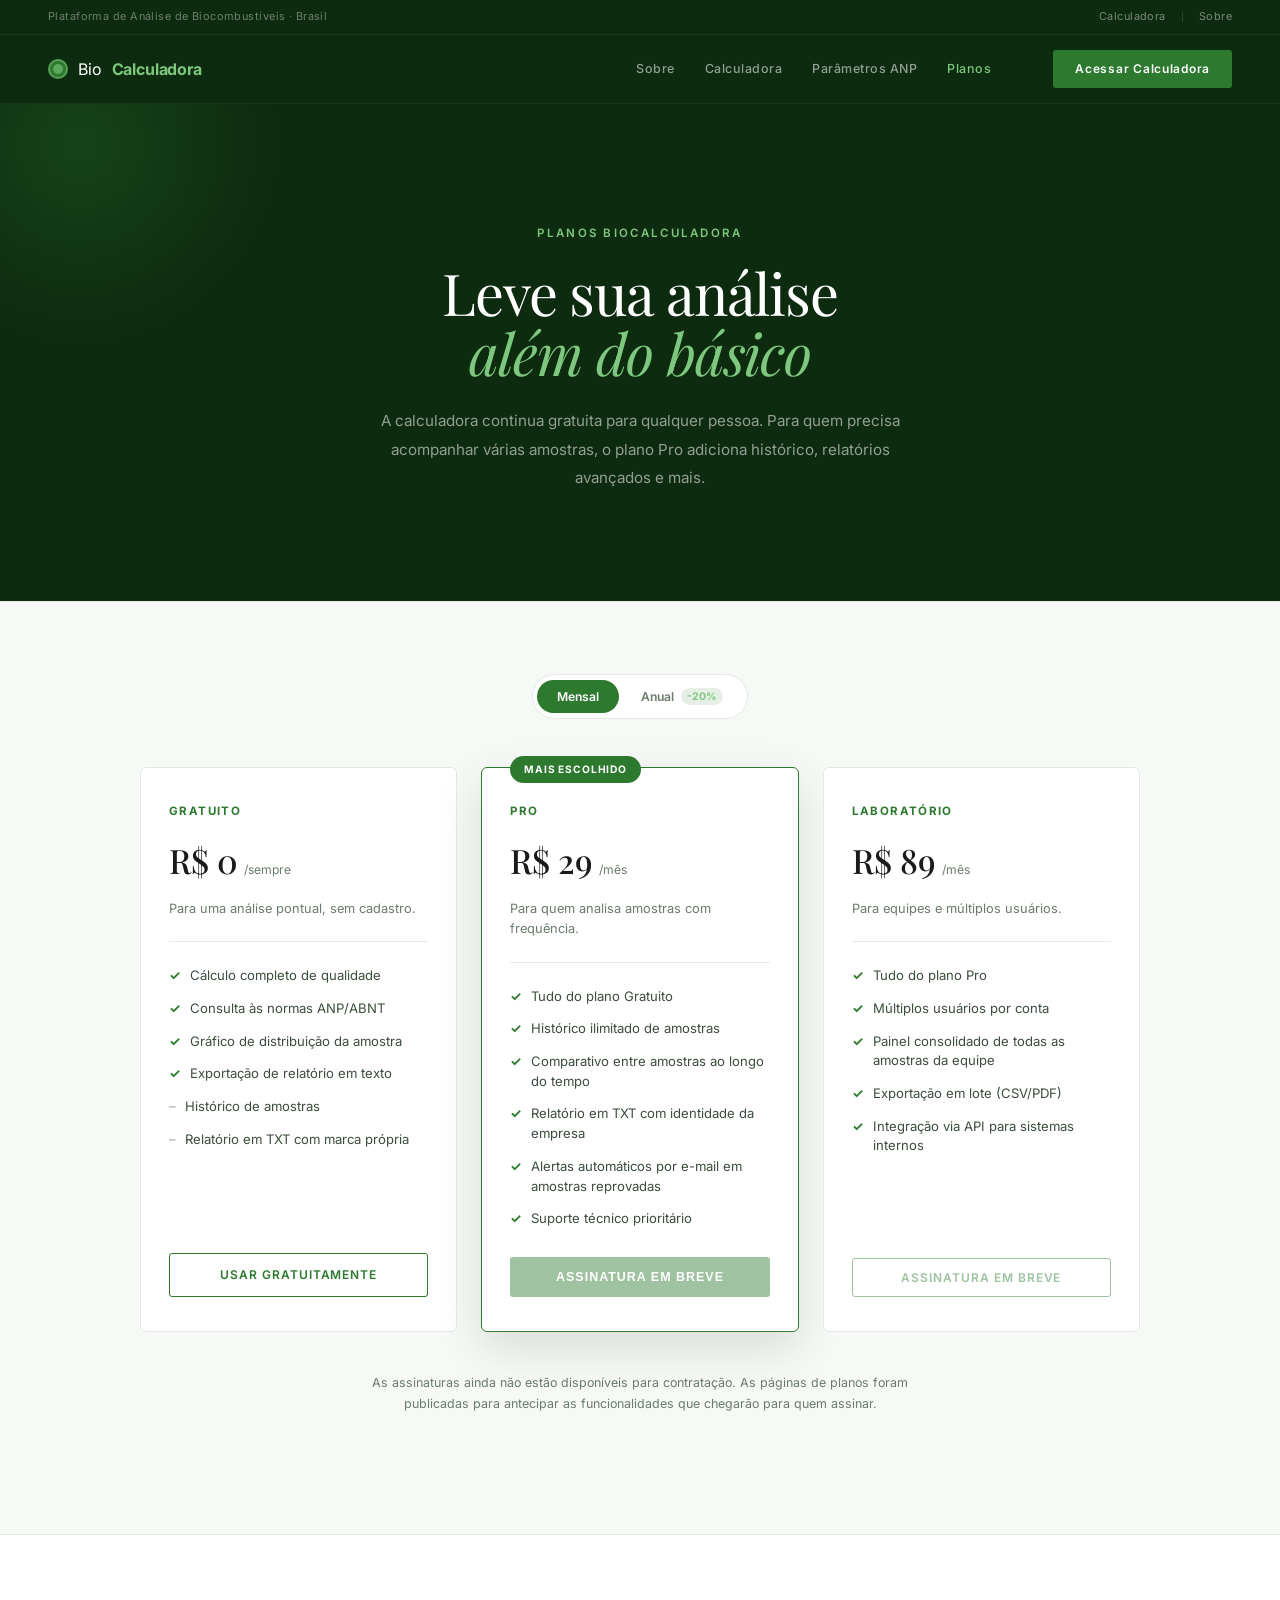
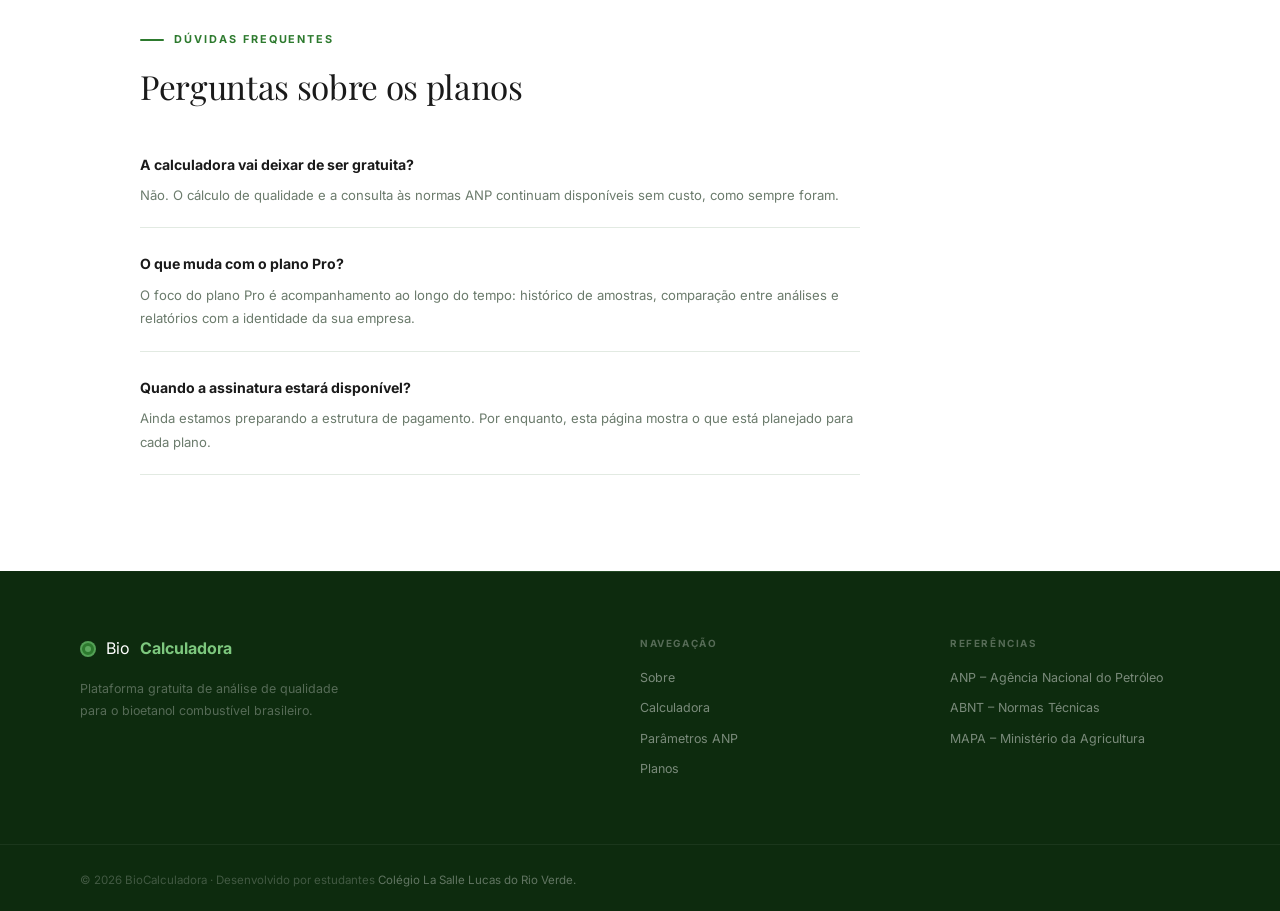
<file: assinatura.html>
<!DOCTYPE html>
<html lang="pt-br">
<head>
  <meta charset="UTF-8">
  <meta name="viewport" content="width=device-width, initial-scale=1.0">
  <link rel="icon" type="image/x-icon" href="/favicon.ico">
  <title>BioCalculadora – Planos e Assinatura</title>
  <link rel="stylesheet" href="style.css">
  <link rel="preconnect" href="https://fonts.googleapis.com">
  <link rel="preconnect" href="https://fonts.gstatic.com" crossorigin>
  <link href="https://fonts.googleapis.com/css2?family=Playfair+Display:ital,wght@0,400;0,500;0,600;1,400&family=Inter:wght@300;400;500;600;700&display=swap" rel="stylesheet">
</head>
<body>

  <div class="top-bar">
    <div class="top-bar-inner">
      <span>Plataforma de Análise de Biocombustíveis · Brasil</span>
      <div class="top-bar-links">
        <a href="index.html#calculadora">Calculadora</a>
        <span class="tb-sep"></span>
        <a href="sobre.html">Sobre</a>
      </div>
    </div>
  </div>

  <nav class="navbar" id="navbar">
    <div class="nav-inner">
      <a href="sobre.html" class="nav-logo">
        <span class="logo-mark"></span>
        Bio<strong>Calculadora</strong>
      </a>
      <div class="nav-links" id="navDesktop">
        <a href="sobre.html" class="nav-link">Sobre</a>
        <a href="index.html#calculadora" class="nav-link">Calculadora</a>
        <a href="index.html#parametros" class="nav-link">Parâmetros ANP</a>
        <a href="assinatura.html" class="nav-link active">Planos</a>
      </div>
      <a href="index.html#calculadora" class="nav-cta">Acessar Calculadora</a>
      <button class="hamburger" id="hamburger" aria-label="Menu" aria-expanded="false">
        <span></span><span></span><span></span>
      </button>
    </div>
  </nav>

  <div class="mobile-menu" id="mobileMenu" aria-hidden="true">
    <a href="sobre.html">Sobre</a>
    <a href="index.html#calculadora">Calculadora</a>
    <a href="index.html#parametros">Parâmetros ANP</a>
    <a href="assinatura.html">Planos</a>
  </div>

  <section class="plans-hero">
    <div class="intro-hero-inner">
      <p class="hero-eyebrow">Planos BioCalculadora</p>
      <h1 class="hero-title intro-title">
        Leve sua análise<br><em>além do básico</em>
      </h1>
      <p class="intro-lead">
        A calculadora continua gratuita para qualquer pessoa. Para quem
        precisa acompanhar várias amostras, o plano Pro adiciona histórico,
        relatórios avançados e mais.
      </p>
    </div>
  </section>

  <section class="plans-section">
    <div class="intro-inner">

      <div class="billing-toggle" role="tablist" aria-label="Ciclo de cobrança">
        <button class="toggle-btn active" id="toggleMensal" type="button">Mensal</button>
        <button class="toggle-btn" id="toggleAnual" type="button">Anual <span class="toggle-badge">-20%</span></button>
      </div>

      <div class="plans-grid">

        <div class="plan-card">
          <div class="plan-head">
            <p class="plan-name">Gratuito</p>
            <p class="plan-price"><span class="plan-value">R$ 0</span><span class="plan-period">/sempre</span></p>
            <p class="plan-desc">Para uma análise pontual, sem cadastro.</p>
          </div>
          <ul class="plan-features">
            <li><span class="feat-check">✓</span> Cálculo completo de qualidade</li>
            <li><span class="feat-check">✓</span> Consulta às normas ANP/ABNT</li>
            <li><span class="feat-check">✓</span> Gráfico de distribuição da amostra</li>
            <li><span class="feat-check">✓</span> Exportação de relatório em texto</li>
            <li class="feat-off"><span class="feat-x">–</span> Histórico de amostras</li>
            <li class="feat-off"><span class="feat-x">–</span> Relatório em TXT com marca própria</li>
          </ul>
          <a href="index.html#calculadora" class="btn-outline-dark plan-btn">Usar gratuitamente</a>
        </div>

        <div class="plan-card plan-card--featured">
          <div class="plan-highlight">Mais escolhido</div>
          <div class="plan-head">
            <p class="plan-name">Pro</p>
            <p class="plan-price">
              <span class="plan-value" data-mensal="R$ 29" data-anual="R$ 23">R$ 29</span><span class="plan-period">/mês</span>
            </p>
            <p class="plan-desc">Para quem analisa amostras com frequência.</p>
          </div>
          <ul class="plan-features">
            <li><span class="feat-check">✓</span> Tudo do plano Gratuito</li>
            <li><span class="feat-check">✓</span> Histórico ilimitado de amostras</li>
            <li><span class="feat-check">✓</span> Comparativo entre amostras ao longo do tempo</li>
            <li><span class="feat-check">✓</span> Relatório em TXT com identidade da empresa</li>
            <li><span class="feat-check">✓</span> Alertas automáticos por e-mail em amostras reprovadas</li>
            <li><span class="feat-check">✓</span> Suporte técnico prioritário</li>
          </ul>
          <button class="btn-primary plan-btn" type="button" disabled>Assinatura em breve</button>
        </div>

        <div class="plan-card">
          <div class="plan-head">
            <p class="plan-name">Laboratório</p>
            <p class="plan-price">
              <span class="plan-value" data-mensal="R$ 89" data-anual="R$ 71">R$ 89</span><span class="plan-period">/mês</span>
            </p>
            <p class="plan-desc">Para equipes e múltiplos usuários.</p>
          </div>
          <ul class="plan-features">
            <li><span class="feat-check">✓</span> Tudo do plano Pro</li>
            <li><span class="feat-check">✓</span> Múltiplos usuários por conta</li>
            <li><span class="feat-check">✓</span> Painel consolidado de todas as amostras da equipe</li>
            <li><span class="feat-check">✓</span> Exportação em lote (CSV/PDF)</li>
            <li><span class="feat-check">✓</span> Integração via API para sistemas internos</li>
          </ul>
          <button class="btn-outline-dark plan-btn" type="button" disabled>Assinatura em breve</button>
        </div>

      </div>

      <p class="plans-note">
        As assinaturas ainda não estão disponíveis para contratação. As
        páginas de planos foram publicadas para antecipar as funcionalidades
        que chegarão para quem assinar.
      </p>
    </div>
  </section>

  <section class="plans-faq">
    <div class="intro-inner">
      <p class="section-tag">Dúvidas frequentes</p>
      <h2>Perguntas sobre os planos</h2>
      <div class="faq-list">
        <div class="faq-item">
          <p class="faq-q">A calculadora vai deixar de ser gratuita?</p>
          <p class="faq-a">Não. O cálculo de qualidade e a consulta às normas ANP continuam disponíveis sem custo, como sempre foram.</p>
        </div>
        <div class="faq-item">
          <p class="faq-q">O que muda com o plano Pro?</p>
          <p class="faq-a">O foco do plano Pro é acompanhamento ao longo do tempo: histórico de amostras, comparação entre análises e relatórios com a identidade da sua empresa.</p>
        </div>
        <div class="faq-item">
          <p class="faq-q">Quando a assinatura estará disponível?</p>
          <p class="faq-a">Ainda estamos preparando a estrutura de pagamento. Por enquanto, esta página mostra o que está planejado para cada plano.</p>
        </div>
      </div>
    </div>
  </section>

  <footer class="footer">
    <div class="footer-inner">
      <div class="footer-col footer-col--brand">
        <div class="footer-logo">
          <span class="logo-mark logo-mark--sm"></span>
          Bio<strong>Calculadora</strong>
        </div>
        <p>Plataforma gratuita de análise de qualidade para o bioetanol combustível brasileiro.</p>
      </div>
      <div class="footer-col">
        <strong>Navegação</strong>
        <a href="sobre.html">Sobre</a>
        <a href="index.html#calculadora">Calculadora</a>
        <a href="index.html#parametros">Parâmetros ANP</a>
        <a href="assinatura.html">Planos</a>
      </div>
      <div class="footer-col">
        <strong>Referências</strong>
        <a href="https://atosoficiais.com.br/anp/resolucao-n-907-2022-dispoe-sobre-as-especificacoes-do-etanol-combustivel-e-suas-regras-de-comercializacao-em-todo-o-territorio-nacional?origin=instituicao" target="_blank" rel="noopener noreferrer">ANP – Agência Nacional do Petróleo</a>
        <a href="https://abnt.org.br/" target="_blank" rel="noopener noreferrer">ABNT – Normas Técnicas</a>
        <a href="https://www.gov.br/agricultura/pt-br" target="_blank" rel="noopener noreferrer">MAPA – Ministério da Agricultura</a>
      </div>
    </div>
    <div class="footer-bottom">
      <span>© 2026 BioCalculadora · Desenvolvido por estudantes <a href="https://lasalle.edu.br/lucas" target="_blank" rel="noopener noreferrer">Colégio La Salle Lucas do Rio Verde.</a></span>
    </div>
  </footer>

  <script src="script.js"></script>
  <script>
    (function () {
      var mensalBtn = document.getElementById('toggleMensal');
      var anualBtn  = document.getElementById('toggleAnual');
      var values    = document.querySelectorAll('.plan-value[data-mensal]');

      function setCiclo(ciclo) {
        mensalBtn.classList.toggle('active', ciclo === 'mensal');
        anualBtn.classList.toggle('active', ciclo === 'anual');
        values.forEach(function (el) {
          el.textContent = ciclo === 'anual' ? el.dataset.anual : el.dataset.mensal;
        });
        document.querySelectorAll('.plan-period').forEach(function (el) {
          el.textContent = ciclo === 'anual' ? '/mês, cobrado anualmente' : '/mês';
        });
      }

      mensalBtn.addEventListener('click', function () { setCiclo('mensal'); });
      anualBtn.addEventListener('click', function () { setCiclo('anual'); });
    }());
  </script>
</body>
</html>
</file>
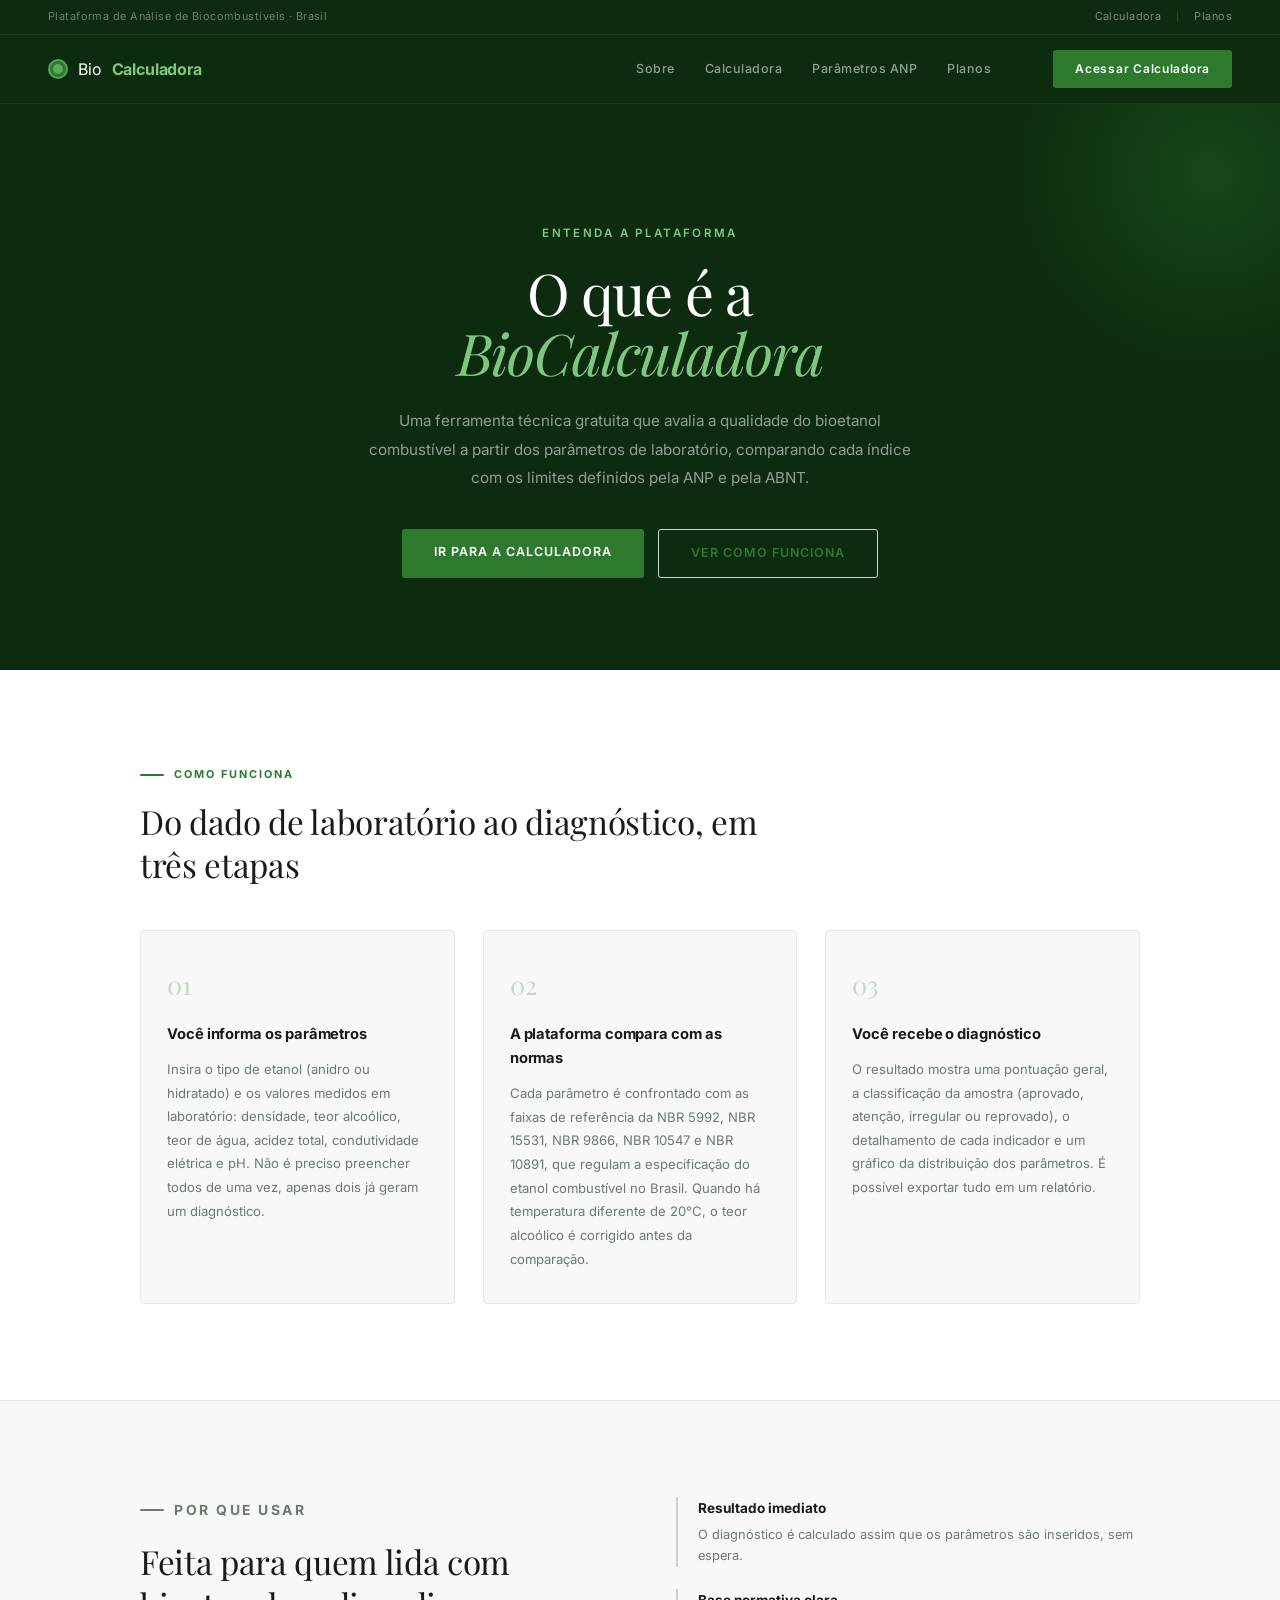
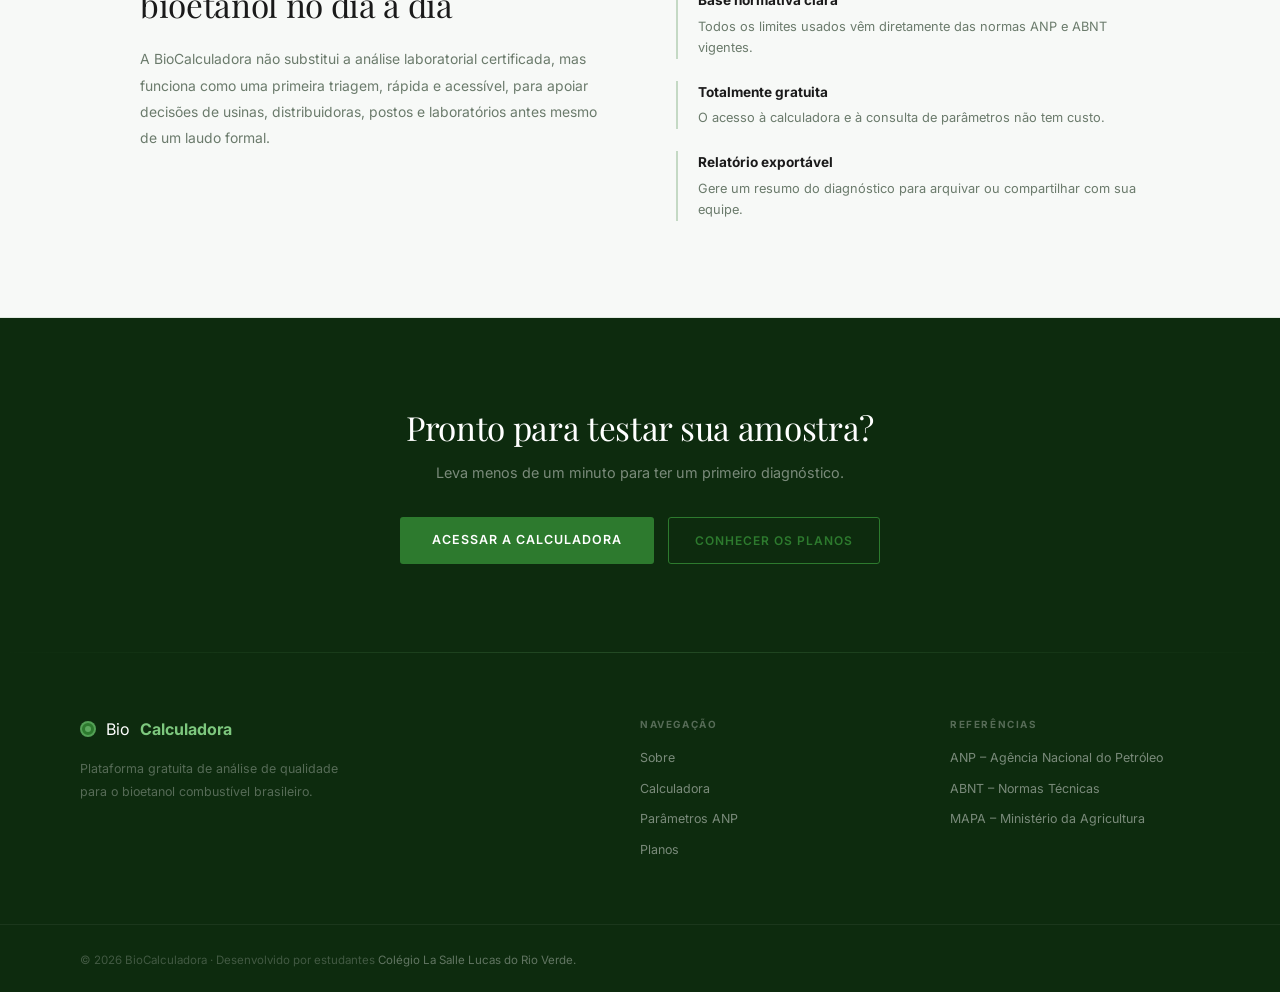
<file: sobre.html>
<!DOCTYPE html>
<html lang="pt-br">
<head>
  <meta charset="UTF-8">
  <meta name="viewport" content="width=device-width, initial-scale=1.0">
  <link rel="icon" type="image/x-icon" href="/favicon.ico">
  <title>BioCalculadora – O que é e como funciona</title>
  <link rel="stylesheet" href="style.css">
  <link rel="preconnect" href="https://fonts.googleapis.com">
  <link rel="preconnect" href="https://fonts.gstatic.com" crossorigin>
  <link href="https://fonts.googleapis.com/css2?family=Playfair+Display:ital,wght@0,400;0,500;0,600;1,400&family=Inter:wght@300;400;500;600;700&display=swap" rel="stylesheet">
</head>
<body>

  <div class="top-bar">
    <div class="top-bar-inner">
      <span>Plataforma de Análise de Biocombustíveis · Brasil</span>
      <div class="top-bar-links">
        <a href="index.html#calculadora">Calculadora</a>
        <span class="tb-sep"></span>
        <a href="assinatura.html">Planos</a>
      </div>
    </div>
  </div>

  <nav class="navbar" id="navbar">
    <div class="nav-inner">
      <a href="sobre.html" class="nav-logo">
        <span class="logo-mark"></span>
        Bio<strong>Calculadora</strong>
      </a>
      <div class="nav-links" id="navDesktop">
        <a href="sobre.html" class="nav-link active">Sobre</a>
        <a href="index.html#calculadora" class="nav-link">Calculadora</a>
        <a href="index.html#parametros" class="nav-link">Parâmetros ANP</a>
        <a href="assinatura.html" class="nav-link">Planos</a>
      </div>
      <a href="index.html#calculadora" class="nav-cta">Acessar Calculadora</a>
      <button class="hamburger" id="hamburger" aria-label="Menu" aria-expanded="false">
        <span></span><span></span><span></span>
      </button>
    </div>
  </nav>

  <div class="mobile-menu" id="mobileMenu" aria-hidden="true">
    <a href="sobre.html">Sobre</a>
    <a href="index.html#calculadora">Calculadora</a>
    <a href="index.html#parametros">Parâmetros ANP</a>
    <a href="assinatura.html">Planos</a>
  </div>

  <section class="intro-hero">
    <div class="intro-hero-inner">
      <p class="hero-eyebrow">Entenda a plataforma</p>
      <h1 class="hero-title intro-title">
        O que é a<br><em>BioCalculadora</em>
      </h1>
      <p class="intro-lead">
        Uma ferramenta técnica gratuita que avalia a qualidade do bioetanol
        combustível a partir dos parâmetros de laboratório, comparando cada
        índice com os limites definidos pela ANP e pela ABNT.
      </p>
      <div class="hero-actions">
        <a href="index.html#calculadora" class="btn-primary">Ir para a calculadora</a>
        <a href="#como-funciona" class="btn-ghost-dark">Ver como funciona</a>
      </div>
    </div>
  </section>

  <section class="intro-steps" id="como-funciona">
    <div class="intro-inner">
      <p class="section-tag">Como funciona</p>
      <h2>Do dado de laboratório ao diagnóstico, em três etapas</h2>

      <div class="steps-grid">
        <div class="step-card">
          <span class="step-num">01</span>
          <h3>Você informa os parâmetros</h3>
          <p>
            Insira o tipo de etanol (anidro ou hidratado) e os valores medidos
            em laboratório: densidade, teor alcoólico, teor de água, acidez
            total, condutividade elétrica e pH. Não é preciso preencher todos
            de uma vez, apenas dois já geram um diagnóstico.
          </p>
        </div>
        <div class="step-card">
          <span class="step-num">02</span>
          <h3>A plataforma compara com as normas</h3>
          <p>
            Cada parâmetro é confrontado com as faixas de referência da NBR
            5992, NBR 15531, NBR 9866, NBR 10547 e NBR 10891, que regulam a
            especificação do etanol combustível no Brasil. Quando há
            temperatura diferente de 20°C, o teor alcoólico é corrigido antes
            da comparação.
          </p>
        </div>
        <div class="step-card">
          <span class="step-num">03</span>
          <h3>Você recebe o diagnóstico</h3>
          <p>
            O resultado mostra uma pontuação geral, a classificação da amostra
            (aprovado, atenção, irregular ou reprovado), o detalhamento de
            cada indicador e um gráfico da distribuição dos parâmetros. É
            possível exportar tudo em um relatório.
          </p>
        </div>
      </div>
    </div>
  </section>

  <section class="intro-why">
    <div class="intro-inner intro-why-grid">
      <div class="why-text">
        <p class="section-tag">Por que usar</p>
        <h2>Feita para quem lida com bioetanol no dia a dia</h2>
        <p>
          A BioCalculadora não substitui a análise laboratorial certificada,
          mas funciona como uma primeira triagem, rápida e acessível, para
          apoiar decisões de usinas, distribuidoras, postos e laboratórios
          antes mesmo de um laudo formal.
        </p>
      </div>
      <ul class="why-list">
        <li>
          <strong>Resultado imediato</strong>
          <span>O diagnóstico é calculado assim que os parâmetros são inseridos, sem espera.</span>
        </li>
        <li>
          <strong>Base normativa clara</strong>
          <span>Todos os limites usados vêm diretamente das normas ANP e ABNT vigentes.</span>
        </li>
        <li>
          <strong>Totalmente gratuita</strong>
          <span>O acesso à calculadora e à consulta de parâmetros não tem custo.</span>
        </li>
        <li>
          <strong>Relatório exportável</strong>
          <span>Gere um resumo do diagnóstico para arquivar ou compartilhar com sua equipe.</span>
        </li>
      </ul>
    </div>
  </section>

  <section class="intro-cta">
    <div class="intro-inner intro-cta-inner">
      <h2>Pronto para testar sua amostra?</h2>
      <p>Leva menos de um minuto para ter um primeiro diagnóstico.</p>
      <div class="hero-actions">
        <a href="index.html#calculadora" class="btn-primary">Acessar a Calculadora</a>
        <a href="assinatura.html" class="btn-outline-dark">Conhecer os planos</a>
      </div>
    </div>
  </section>

  <footer class="footer">
    <div class="footer-inner">
      <div class="footer-col footer-col--brand">
        <div class="footer-logo">
          <span class="logo-mark logo-mark--sm"></span>
          Bio<strong>Calculadora</strong>
        </div>
        <p>Plataforma gratuita de análise de qualidade para o bioetanol combustível brasileiro.</p>
      </div>
      <div class="footer-col">
        <strong>Navegação</strong>
        <a href="sobre.html">Sobre</a>
        <a href="index.html#calculadora">Calculadora</a>
        <a href="index.html#parametros">Parâmetros ANP</a>
        <a href="assinatura.html">Planos</a>
      </div>
      <div class="footer-col">
        <strong>Referências</strong>
        <a href="https://atosoficiais.com.br/anp/resolucao-n-907-2022-dispoe-sobre-as-especificacoes-do-etanol-combustivel-e-suas-regras-de-comercializacao-em-todo-o-territorio-nacional?origin=instituicao" target="_blank" rel="noopener noreferrer">ANP – Agência Nacional do Petróleo</a>
        <a href="https://abnt.org.br/" target="_blank" rel="noopener noreferrer">ABNT – Normas Técnicas</a>
        <a href="https://www.gov.br/agricultura/pt-br" target="_blank" rel="noopener noreferrer">MAPA – Ministério da Agricultura</a>
      </div>
    </div>
    <div class="footer-bottom">
      <span>© 2026 BioCalculadora · Desenvolvido por estudantes <a href="https://lasalle.edu.br/lucas" target="_blank" rel="noopener noreferrer">Colégio La Salle Lucas do Rio Verde.</a></span>
    </div>
  </footer>

  <script src="script.js"></script>
</body>
</html>
</file>
<file: style.css>
*,
*::before,
*::after {
  box-sizing: border-box;
  margin: 0;
  padding: 0;
}

:root {
  --green-deep:    #0D2B0E;
  --green-mid:     #1A4A1B;
  --green-main:    #2D7A2E;
  --green-light:   #4FA850;
  --green-pale:    #EEF5EE;
  --green-border:  #C4D9C4;
  --white:         #FFFFFF;
  --off-white:     #F7F9F7;
  --text-dark:     #1A1A1A;
  --text-mid:      #3D4D3D;
  --text-muted:    #6B7B6C;
  --text-faint:    #9BAA9C;
  --border:        #E2EAE2;
  --ok:            #1A5C1B;
  --warn:          #7A5000;
  --bad:           #8C1A10;
  --ok-bg:         #EBF5EB;
  --warn-bg:       #FBF4E6;
  --bad-bg:        #FAE8E6;
  --shadow-sm:     0 1px 4px rgba(0,0,0,0.06);
  --shadow:        0 4px 24px rgba(0,0,0,0.08);
  --shadow-lg:     0 16px 48px rgba(0,0,0,0.12);
  --ease:          cubic-bezier(0.4, 0, 0.2, 1);
}

html {
  scroll-behavior: smooth;
  font-size: 16px;
}

body {
  font-family: 'Inter', system-ui, sans-serif;
  background: var(--white);
  color: var(--text-dark);
  line-height: 1.65;
  overflow-x: hidden;
  -webkit-font-smoothing: antialiased;
}

img {
  max-width: 100%;
  display: block;
}

:focus-visible {
  outline: 2px solid var(--green-main);
  outline-offset: 3px;
}

::-webkit-scrollbar {
  width: 5px;
}

::-webkit-scrollbar-track {
  background: var(--off-white);
}

::-webkit-scrollbar-thumb {
  background: var(--green-border);
  border-radius: 2px;
}

::-webkit-scrollbar-thumb:hover {
  background: var(--green-main);
}

.top-bar {
  background: var(--green-deep);
  border-bottom: 1px solid rgba(255,255,255,0.06);
}

.top-bar-inner {
  max-width: 1280px;
  margin: 0 auto;
  padding: 8px 48px;
  display: flex;
  align-items: center;
  justify-content: space-between;
  font-size: 0.68rem;
  color: rgba(255,255,255,0.4);
  letter-spacing: 0.04em;
}

.top-bar-links {
  display: flex;
  align-items: center;
  gap: 16px;
}

.top-bar-links a {
  color: rgba(255,255,255,0.45);
  text-decoration: none;
  font-size: 0.68rem;
  letter-spacing: 0.04em;
  transition: color 0.2s;
}

.top-bar-links a:hover {
  color: rgba(255,255,255,0.8);
}

.tb-sep {
  width: 1px;
  height: 10px;
  background: rgba(255,255,255,0.12);
  display: block;
}

.navbar {
  position: sticky;
  top: 0;
  z-index: 1000;
  background: var(--green-deep);
  border-bottom: 1px solid rgba(255,255,255,0.06);
  transition: box-shadow 0.3s var(--ease);
}

.navbar.scrolled {
  box-shadow: 0 4px 32px rgba(0,0,0,0.4);
}

.nav-inner {
  max-width: 1280px;
  margin: 0 auto;
  padding: 0 48px;
  height: 68px;
  display: flex;
  align-items: center;
  gap: 48px;
}

.nav-logo {
  display: flex;
  align-items: center;
  gap: 10px;
  text-decoration: none;
  color: var(--white);
  font-size: 1rem;
  font-weight: 400;
  letter-spacing: -0.01em;
  flex-shrink: 0;
}

.nav-logo strong {
  font-weight: 700;
  color: #7DC87E;
}

.logo-mark {
  width: 20px;
  height: 20px;
  border-radius: 50%;
  background: var(--green-main);
  border: 2px solid rgba(125,200,126,0.5);
  flex-shrink: 0;
  position: relative;
}

.logo-mark::after {
  content: '';
  position: absolute;
  inset: 3px;
  border-radius: 50%;
  background: rgba(125,200,126,0.6);
}

.logo-mark--sm {
  width: 16px;
  height: 16px;
}

.nav-links {
  display: flex;
  align-items: center;
  gap: 2px;
  margin-left: auto;
}

.nav-link {
  display: block;
  padding: 6px 14px;
  color: rgba(255,255,255,0.55);
  text-decoration: none;
  font-size: 0.78rem;
  font-weight: 500;
  letter-spacing: 0.04em;
  border-radius: 4px;
  transition: color 0.2s, background 0.2s;
}

.nav-link:hover {
  color: var(--white);
  background: rgba(255,255,255,0.05);
}

.nav-link.active {
  color: #7DC87E;
}

.nav-cta {
  background: var(--green-main);
  color: var(--white);
  padding: 9px 22px;
  font-size: 0.75rem;
  font-weight: 600;
  letter-spacing: 0.06em;
  text-decoration: none;
  border-radius: 3px;
  transition: background 0.2s, transform 0.2s;
  white-space: nowrap;
  flex-shrink: 0;
}

.nav-cta:hover {
  background: var(--green-light);
  transform: translateY(-1px);
}

.hamburger {
  display: none;
  flex-direction: column;
  gap: 5px;
  background: none;
  border: none;
  cursor: pointer;
  padding: 4px;
  margin-left: auto;
}

.hamburger span {
  display: block;
  width: 20px;
  height: 1.5px;
  background: rgba(255,255,255,0.7);
  border-radius: 1px;
  transition: all 0.22s;
}

.mobile-menu {
  display: none;
  position: fixed;
  top: 68px;
  left: 0;
  right: 0;
  background: var(--green-deep);
  border-bottom: 1px solid rgba(255,255,255,0.08);
  flex-direction: column;
  z-index: 999;
}

.mobile-menu.open {
  display: flex;
}

.mobile-menu a {
  padding: 16px 28px;
  color: rgba(255,255,255,0.65);
  text-decoration: none;
  font-size: 0.85rem;
  font-weight: 500;
  border-bottom: 1px solid rgba(255,255,255,0.06);
  transition: color 0.2s, background 0.2s;
}

.mobile-menu a:hover {
  color: var(--white);
  background: rgba(255,255,255,0.04);
}

.hero {
  position: relative;
  height: 92vh;
  min-height: 560px;
  display: flex;
  flex-direction: column;
  justify-content: center;
  overflow: hidden;
}

.hero-media {
  position: absolute;
  inset: 0;
}

.hero-img {
  width: 100%;
  height: 100%;
  object-fit: cover;
  object-position: center 40%;
  transform: scale(1.03);
  transition: transform 10s ease;
}

.hero:hover .hero-img {
  transform: scale(1.0);
}

.hero-overlay {
  position: absolute;
  inset: 0;
  background:
    linear-gradient(100deg, rgba(5,15,6,0.88) 0%, rgba(5,15,6,0.60) 50%, rgba(5,15,6,0.25) 100%);
}

.hero-content {
  position: relative;
  z-index: 2;
  flex: 1;
  display: flex;
  align-items: center;
}

.hero-inner {
  max-width: 1280px;
  margin: 0 auto;
  padding: 0 80px;
  width: 100%;
}

.hero-eyebrow {
  font-size: 0.72rem;
  font-weight: 600;
  letter-spacing: 0.2em;
  text-transform: uppercase;
  color: #7DC87E;
  margin-bottom: 20px;
  display: flex;
  align-items: center;
  gap: 12px;
  opacity: 0;
  animation: fadeUp 0.8s 0.1s ease forwards;
}

.hero-eyebrow::before {
  content: '';
  display: block;
  width: 32px;
  height: 1px;
  background: #7DC87E;
}

.hero-title {
  font-family: 'Playfair Display', Georgia, serif;
  font-size: clamp(3rem, 6vw, 5.6rem);
  font-weight: 400;
  color: var(--white);
  line-height: 1.04;
  letter-spacing: -0.02em;
  margin-bottom: 24px;
  opacity: 0;
  animation: fadeUp 0.8s 0.2s ease forwards;
}

.hero-title em {
  font-style: italic;
  color: #7DC87E;
}

.hero-desc {
  font-size: 0.95rem;
  color: rgba(255,255,255,0.6);
  line-height: 1.85;
  font-weight: 300;
  margin-bottom: 36px;
  max-width: 480px;
  opacity: 0;
  animation: fadeUp 0.8s 0.3s ease forwards;
}

.hero-actions {
  display: flex;
  gap: 14px;
  flex-wrap: wrap;
  opacity: 0;
  animation: fadeUp 0.8s 0.4s ease forwards;
}

.btn-primary {
  background: var(--green-main);
  color: var(--white);
  padding: 13px 32px;
  font-size: 0.78rem;
  font-weight: 600;
  letter-spacing: 0.08em;
  text-transform: uppercase;
  text-decoration: none;
  border: none;
  border-radius: 3px;
  cursor: pointer;
  display: inline-block;
  transition: background 0.2s, transform 0.2s, box-shadow 0.2s;
}

.btn-primary:hover {
  background: var(--green-light);
  transform: translateY(-2px);
  box-shadow: 0 8px 24px rgba(45,122,46,0.35);
}

.btn-primary:active {
  transform: translateY(0);
}

.btn-primary:disabled,
.btn-outline-dark:disabled {
  opacity: 0.45;
  cursor: not-allowed;
  transform: none !important;
  box-shadow: none !important;
}

.btn-ghost {
  background: transparent;
  color: rgba(255,255,255,0.75);
  padding: 13px 32px;
  font-size: 0.78rem;
  font-weight: 500;
  letter-spacing: 0.08em;
  text-transform: uppercase;
  text-decoration: none;
  border: 1px solid rgba(255,255,255,0.25);
  border-radius: 3px;
  transition: border-color 0.2s, color 0.2s, background 0.2s;
}

.btn-ghost:hover {
  border-color: rgba(255,255,255,0.6);
  color: var(--white);
  background: rgba(255,255,255,0.04);
}

.btn-ghost-dark {
  background: transparent;
  color: var(--green-main);
  padding: 13px 32px;
  font-size: 0.78rem;
  font-weight: 600;
  letter-spacing: 0.08em;
  text-transform: uppercase;
  text-decoration: none;
  border: 1px solid var(--green-border);
  border-radius: 3px;
  transition: border-color 0.2s, color 0.2s, background 0.2s;
}

.btn-ghost-dark:hover {
  border-color: var(--green-main);
  background: var(--green-pale);
}

.hero-indicators {
  position: absolute;
  bottom: 0;
  left: 0;
  right: 0;
  z-index: 2;
  background: rgba(5,15,6,0.7);
  backdrop-filter: blur(16px);
  -webkit-backdrop-filter: blur(16px);
  border-top: 1px solid rgba(255,255,255,0.06);
  display: flex;
  justify-content: center;
  align-items: stretch;
  opacity: 0;
  animation: fadeUp 0.7s 0.5s ease forwards;
}

.hi-item {
  padding: 22px 56px;
  display: flex;
  flex-direction: column;
  align-items: center;
  gap: 5px;
  transition: background 0.2s;
}

.hi-item:hover {
  background: rgba(45,122,46,0.08);
}

.hi-item strong {
  font-family: 'Playfair Display', serif;
  font-size: 1.6rem;
  font-weight: 500;
  color: var(--white);
  line-height: 1;
}

.hi-item span {
  font-size: 0.62rem;
  color: rgba(255,255,255,0.38);
  text-transform: uppercase;
  letter-spacing: 0.1em;
  font-weight: 500;
  white-space: nowrap;
}

.hi-div {
  width: 1px;
  margin: 12px 0;
  background: rgba(255,255,255,0.07);
  align-self: stretch;
}

@keyframes fadeUp {
  from { opacity: 0; transform: translateY(20px); }
  to   { opacity: 1; transform: translateY(0); }
}

.section-tag {
  font-size: 0.68rem;
  font-weight: 700;
  letter-spacing: 0.18em;
  text-transform: uppercase;
  color: var(--green-main);
  display: flex;
  align-items: center;
  gap: 10px;
  margin-bottom: 16px;
}

.section-tag::before {
  content: '';
  display: block;
  width: 24px;
  height: 2px;
  background: currentColor;
  border-radius: 1px;
}

.section-tag--light {
  color: #7DC87E;
}

.platform-section {
  background: var(--white);
  padding: 100px 0;
  border-bottom: 1px solid var(--border);
}

.platform-inner {
  max-width: 1280px;
  margin: 0 auto;
  padding: 0 80px;
  display: grid;
  grid-template-columns: 1fr 1fr;
  gap: 100px;
  align-items: center;
}

.platform-text h2 {
  font-family: 'Playfair Display', serif;
  font-size: clamp(1.6rem, 2.8vw, 2.3rem);
  font-weight: 400;
  color: var(--text-dark);
  line-height: 1.25;
  letter-spacing: -0.02em;
  margin-bottom: 20px;
}

.platform-text p {
  font-size: 0.88rem;
  color: var(--text-muted);
  line-height: 1.9;
  font-weight: 400;
  margin-bottom: 32px;
}

.btn-outline-dark {
  display: inline-flex;
  align-items: center;
  gap: 8px;
  border: 1.5px solid var(--green-main);
  color: var(--green-main);
  padding: 11px 26px;
  font-size: 0.75rem;
  font-weight: 600;
  letter-spacing: 0.08em;
  text-transform: uppercase;
  text-decoration: none;
  border-radius: 3px;
  transition: background 0.2s, color 0.2s, transform 0.2s;
  background: none;
  cursor: pointer;
  font-family: 'Inter', sans-serif;
}

.btn-outline-dark:hover {
  background: var(--green-main);
  color: var(--white);
  transform: translateY(-1px);
}

.platform-grid {
  display: grid;
  grid-template-columns: 1fr 1fr;
  gap: 16px;
}

.pg-card {
  background: var(--off-white);
  border: 1px solid var(--border);
  padding: 24px 22px;
  border-radius: 4px;
  transition: border-color 0.25s, box-shadow 0.25s, transform 0.25s var(--ease);
  position: relative;
  overflow: hidden;
}

.pg-card::after {
  content: '';
  position: absolute;
  top: 0;
  left: 0;
  right: 0;
  height: 2px;
  background: var(--green-main);
  transform: scaleX(0);
  transform-origin: left;
  transition: transform 0.3s var(--ease);
  border-radius: 4px 4px 0 0;
}

.pg-card:hover {
  border-color: var(--green-border);
  box-shadow: var(--shadow);
  transform: translateY(-2px);
}

.pg-card:hover::after {
  transform: scaleX(1);
}

.pg-icon {
  width: 36px;
  height: 36px;
  margin-bottom: 14px;
  color: var(--green-main);
}

.pg-icon svg {
  width: 100%;
  height: 100%;
}

.pg-card strong {
  display: block;
  font-size: 0.8rem;
  font-weight: 700;
  color: var(--text-dark);
  margin-bottom: 5px;
  text-transform: uppercase;
  letter-spacing: 0.05em;
}

.pg-card p {
  font-size: 0.78rem;
  color: var(--text-muted);
  line-height: 1.55;
}

.calc-section {
  background: var(--green-deep);
  padding: 96px 0;
  position: relative;
}

.calc-section::before {
  content: '';
  position: absolute;
  top: 0;
  left: 0;
  right: 0;
  height: 1px;
  background: linear-gradient(90deg, transparent, rgba(125,200,126,0.25), transparent);
}

.calc-header {
  max-width: 1280px;
  margin: 0 auto 52px;
  padding: 0 80px;
}

.calc-header h2 {
  font-family: 'Playfair Display', serif;
  font-size: clamp(1.6rem, 2.5vw, 2.1rem);
  font-weight: 400;
  color: var(--white);
  margin-bottom: 10px;
  letter-spacing: -0.01em;
}

.calc-header p {
  font-size: 0.85rem;
  color: rgba(255,255,255,0.4);
}

.calc-container {
  max-width: 1280px;
  margin: 0 auto;
  padding: 0 80px;
  display: grid;
  grid-template-columns: 1fr 1fr;
  gap: 24px;
}

.calc-inputs {
  background: rgba(255,255,255,0.03);
  border: 1px solid rgba(255,255,255,0.08);
  padding: 36px;
  border-radius: 4px;
}

.calc-inputs-header {
  display: flex;
  align-items: center;
  justify-content: space-between;
  margin-bottom: 28px;
  padding-bottom: 20px;
  border-bottom: 1px solid rgba(255,255,255,0.07);
}

.calc-inputs-header h3 {
  font-size: 0.72rem;
  font-weight: 700;
  text-transform: uppercase;
  letter-spacing: 0.12em;
  color: rgba(255,255,255,0.55);
}

.btn-clear {
  background: none;
  border: 1px solid rgba(255,255,255,0.1);
  color: rgba(255,255,255,0.35);
  padding: 5px 14px;
  font-size: 0.7rem;
  font-weight: 500;
  font-family: 'Inter', sans-serif;
  cursor: pointer;
  border-radius: 3px;
  letter-spacing: 0.04em;
  transition: border-color 0.2s, color 0.2s;
}

.btn-clear:hover {
  border-color: #D94F4F;
  color: #D94F4F;
}

.input-grid {
  display: grid;
  grid-template-columns: 1fr 1fr;
  gap: 16px;
  margin-bottom: 28px;
}

.field-wrap--full {
  grid-column: 1 / -1;
}

.field-wrap label {
  display: block;
  font-size: 0.68rem;
  font-weight: 600;
  color: rgba(255,255,255,0.45);
  margin-bottom: 7px;
  letter-spacing: 0.06em;
  text-transform: uppercase;
}

.field-wrap .unit {
  font-weight: 400;
  color: rgba(255,255,255,0.25);
  text-transform: none;
  letter-spacing: 0;
  font-size: 0.65rem;
}

.req {
  color: #7DC87E;
}

.field-wrap input,
.field-wrap select {
  width: 100%;
  background: rgba(255,255,255,0.04);
  border: 1px solid rgba(255,255,255,0.1);
  border-radius: 3px;
  color: var(--white);
  padding: 10px 13px;
  font-size: 0.85rem;
  font-family: 'Inter', sans-serif;
  outline: none;
  transition: border-color 0.2s, background 0.2s, box-shadow 0.2s;
  -webkit-appearance: none;
  appearance: none;
}

.field-wrap input::placeholder {
  color: rgba(255,255,255,0.2);
}

.field-wrap input:focus,
.field-wrap select:focus {
  border-color: rgba(125,200,126,0.5);
  background: rgba(255,255,255,0.06);
  box-shadow: 0 0 0 3px rgba(45,122,46,0.15);
}

.field-wrap input.valid {
  border-color: rgba(79,168,80,0.5);
}

.field-wrap select {
  background-image: url("data:image/svg+xml,%3Csvg xmlns='http://www.w3.org/2000/svg' width='10' height='6'%3E%3Cpath d='M0 0l5 6 5-6z' fill='rgba(255,255,255,0.25)'/%3E%3C/svg%3E");
  background-repeat: no-repeat;
  background-position: right 13px center;
  background-color: rgba(255,255,255,0.04);
  padding-right: 34px;
  cursor: pointer;
  color: rgba(255,255,255,0.7);
}

.field-wrap select option {
  background: var(--green-deep);
  color: var(--white);
}

.field-hint {
  font-size: 0.64rem;
  color: rgba(255,255,255,0.22);
  margin-top: 5px;
  line-height: 1.4;
}

.btn-calcular {
  width: 100%;
  background: var(--green-main);
  border: none;
  color: var(--white);
  font-family: 'Inter', sans-serif;
  font-size: 0.76rem;
  font-weight: 700;
  letter-spacing: 0.14em;
  text-transform: uppercase;
  padding: 15px;
  cursor: pointer;
  border-radius: 3px;
  transition: background 0.2s, transform 0.2s, box-shadow 0.2s;
}

.btn-calcular:hover {
  background: var(--green-light);
  transform: translateY(-1px);
  box-shadow: 0 6px 20px rgba(45,122,46,0.3);
}

.btn-calcular:active {
  transform: translateY(0);
}

.calc-resultado {
  background: rgba(255,255,255,0.03);
  border: 1px solid rgba(255,255,255,0.08);
  padding: 36px;
  border-radius: 4px;
  display: flex;
  flex-direction: column;
}

.resultado-placeholder {
  flex: 1;
  display: flex;
  flex-direction: column;
  align-items: center;
  justify-content: center;
  gap: 20px;
  text-align: center;
  color: rgba(255,255,255,0.2);
  padding: 40px 0;
}

.placeholder-graphic {
  width: 80px;
  height: 80px;
  color: rgba(255,255,255,0.15);
}

.placeholder-graphic svg {
  width: 100%;
  height: 100%;
}

.resultado-placeholder p {
  font-size: 0.82rem;
  line-height: 1.7;
  color: rgba(255,255,255,0.3);
}

.resultado-placeholder strong {
  color: rgba(255,255,255,0.45);
}

.resultado-content {
  animation: fadeUp 0.4s ease;
}

.res-header {
  display: flex;
  align-items: flex-start;
  justify-content: space-between;
  margin-bottom: 24px;
  padding-bottom: 20px;
  border-bottom: 1px solid rgba(255,255,255,0.07);
}

.res-meta {
  font-size: 0.62rem;
  font-weight: 700;
  text-transform: uppercase;
  letter-spacing: 0.14em;
  color: rgba(255,255,255,0.3);
  margin-bottom: 8px;
}

.res-classificacao {
  font-family: 'Playfair Display', serif;
  font-size: 1.4rem;
  font-weight: 400;
  color: var(--white);
  line-height: 1.2;
}

.res-score-badge {
  font-family: 'Playfair Display', serif;
  font-size: 2.8rem;
  font-weight: 400;
  color: #7DC87E;
  line-height: 1;
  flex-shrink: 0;
}

.res-progress {
  margin-bottom: 24px;
}

.res-progress-bar {
  height: 3px;
  background: rgba(255,255,255,0.08);
  border-radius: 99px;
  overflow: hidden;
  margin-bottom: 6px;
}

.res-progress-fill {
  height: 100%;
  width: 0;
  border-radius: 99px;
  transition: width 1.1s cubic-bezier(0.4,0,0.2,1);
}

.res-progress-label {
  font-size: 0.65rem;
  color: rgba(255,255,255,0.28);
  text-align: right;
}

.res-tabs {
  display: flex;
  gap: 2px;
  border-bottom: 1px solid rgba(255,255,255,0.07);
  margin-bottom: 20px;
}

.tab-btn {
  background: none;
  border: none;
  padding: 9px 18px;
  font-family: 'Inter', sans-serif;
  font-size: 0.72rem;
  font-weight: 600;
  letter-spacing: 0.05em;
  text-transform: uppercase;
  color: rgba(255,255,255,0.35);
  cursor: pointer;
  border-bottom: 2px solid transparent;
  margin-bottom: -1px;
  transition: color 0.2s, border-color 0.2s;
}

.tab-btn:hover {
  color: rgba(255,255,255,0.65);
}

.tab-btn.active {
  color: #7DC87E;
  border-bottom-color: #7DC87E;
}

.tab-pane {
  display: none;
}

.tab-pane.active {
  display: block;
  animation: fadeUp 0.3s ease;
}

.indicadores-grid {
  display: grid;
  grid-template-columns: 1fr 1fr;
  gap: 8px;
  margin-bottom: 20px;
}

.indicador {
  background: rgba(255,255,255,0.03);
  border: 1px solid rgba(255,255,255,0.07);
  padding: 14px 16px;
  border-radius: 3px;
  transition: border-color 0.2s;
}

.indicador:hover {
  border-color: rgba(255,255,255,0.14);
}

.ind-nome {
  font-size: 0.62rem;
  color: rgba(255,255,255,0.35);
  margin-bottom: 5px;
  text-transform: uppercase;
  letter-spacing: 0.05em;
  font-weight: 500;
}

.ind-valor {
  font-size: 1.05rem;
  font-weight: 700;
  color: var(--white);
  margin-bottom: 4px;
  font-family: 'Playfair Display', serif;
}

.ind-status {
  font-size: 0.64rem;
  font-weight: 600;
  letter-spacing: 0.04em;
}

.ind-ok   { color: #7DC87E; }
.ind-warn { color: #E8A93A; }
.ind-bad  { color: #E05A5A; }
.ind-na   { color: rgba(255,255,255,0.25); }

.res-obs {
  border-left: 2px solid rgba(125,200,126,0.4);
  background: rgba(125,200,126,0.04);
  padding: 14px 16px;
  font-size: 0.78rem;
  color: rgba(255,255,255,0.55);
  line-height: 1.75;
  margin-bottom: 20px;
  border-radius: 0 3px 3px 0;
}

.res-obs strong {
  color: rgba(255,255,255,0.8);
}

.res-actions {
  display: flex;
  gap: 10px;
}

.btn-export,
.btn-novo {
  flex: 1;
  padding: 11px;
  font-family: 'Inter', sans-serif;
  font-size: 0.7rem;
  font-weight: 600;
  letter-spacing: 0.07em;
  text-transform: uppercase;
  cursor: pointer;
  border-radius: 3px;
  transition: background 0.2s, color 0.2s, border-color 0.2s;
}

.btn-export {
  background: none;
  border: 1px solid rgba(255,255,255,0.12);
  color: rgba(255,255,255,0.45);
}

.btn-export:hover {
  border-color: rgba(255,255,255,0.3);
  color: rgba(255,255,255,0.8);
}

.btn-novo {
  background: rgba(45,122,46,0.15);
  border: 1px solid rgba(125,200,126,0.25);
  color: #7DC87E;
}

.btn-novo:hover {
  background: rgba(45,122,46,0.25);
  border-color: rgba(125,200,126,0.5);
}

.chart-header {
  margin-bottom: 16px;
}

.chart-title {
  font-size: 0.76rem;
  font-weight: 600;
  color: rgba(255,255,255,0.6);
  margin-bottom: 3px;
}

.chart-sub {
  font-size: 0.66rem;
  color: rgba(255,255,255,0.28);
}

.chart-area {
  width: 100%;
  min-height: 180px;
  background: rgba(0,0,0,0.2);
  border: 1px solid rgba(255,255,255,0.06);
  border-radius: 3px;
  padding: 16px 12px;
  overflow: hidden;
}

.chart-legend {
  display: flex;
  gap: 20px;
  margin-top: 12px;
  flex-wrap: wrap;
}

.leg-item {
  font-size: 0.65rem;
  font-weight: 600;
  color: rgba(255,255,255,0.3);
  display: flex;
  align-items: center;
  gap: 6px;
}

.leg-item::before {
  content: '';
  display: block;
  width: 8px;
  height: 8px;
  border-radius: 50%;
  flex-shrink: 0;
}

.leg-ok::before   { background: #5DB85E; }
.leg-warn::before { background: #D4962E; }
.leg-bad::before  { background: #C94040; }

.params-section {
  background: var(--off-white);
  padding: 96px 0;
  border-top: 1px solid var(--border);
}

.params-inner {
  max-width: 1280px;
  margin: 0 auto;
  padding: 0 80px;
}

.params-header {
  margin-bottom: 48px;
}

.params-header h2 {
  font-family: 'Playfair Display', serif;
  font-size: clamp(1.6rem, 2.5vw, 2.1rem);
  font-weight: 400;
  color: var(--text-dark);
  margin-bottom: 8px;
  letter-spacing: -0.01em;
}

.params-header p {
  font-size: 0.84rem;
  color: var(--text-muted);
}

.params-table-wrap {
  overflow-x: auto;
  border: 1px solid var(--border);
  border-radius: 4px;
  overflow: hidden;
}

.params-table {
  width: 100%;
  border-collapse: collapse;
  font-size: 0.84rem;
}

.params-table thead th {
  background: var(--green-deep);
  color: rgba(255,255,255,0.45);
  font-size: 0.65rem;
  font-weight: 700;
  text-transform: uppercase;
  letter-spacing: 0.12em;
  padding: 14px 24px;
  text-align: left;
  border-bottom: 1px solid rgba(255,255,255,0.06);
}

.params-table tbody td {
  padding: 15px 24px;
  border-bottom: 1px solid var(--border);
  color: var(--text-mid);
  font-size: 0.83rem;
}

.params-table tbody tr:last-child td {
  border-bottom: none;
}

.params-table tbody tr {
  transition: background 0.15s;
}

.params-table tbody tr:hover {
  background: var(--green-pale);
}

.td-ok {
  color: var(--ok) !important;
  font-weight: 600;
}

.td-warn {
  color: var(--warn) !important;
  font-weight: 600;
}

.td-norm {
  font-family: 'Inter', monospace;
  font-size: 0.75rem !important;
  color: var(--text-faint) !important;
  font-weight: 500;
  letter-spacing: 0.02em;
}

.sobre-section {
  display: grid;
  grid-template-columns: 1fr 1fr;
  min-height: 520px;
}

.sobre-media {
  position: relative;
  overflow: hidden;
}

.sobre-media img {
  width: 100%;
  height: 100%;
  object-fit: cover;
  filter: saturate(0.75) brightness(0.85);
  transform: scale(1.04);
  transition: transform 0.8s ease;
}

.sobre-section:hover .sobre-media img {
  transform: scale(1.0);
}

.sobre-overlay {
  position: absolute;
  inset: 0;
  background: linear-gradient(to right, transparent 70%, rgba(247,249,247,0.15));
}

.sobre-texto {
  background: var(--white);
  padding: 80px 72px;
  display: flex;
  flex-direction: column;
  justify-content: center;
  border-left: 1px solid var(--border);
}

.sobre-texto h2 {
  font-family: 'Playfair Display', serif;
  font-size: clamp(1.5rem, 2.2vw, 2rem);
  font-weight: 400;
  color: var(--text-dark);
  line-height: 1.3;
  letter-spacing: -0.01em;
  margin-bottom: 20px;
}

.sobre-texto p {
  font-size: 0.87rem;
  color: var(--text-muted);
  line-height: 1.9;
  margin-bottom: 14px;
}

.sobre-texto p strong {
  color: var(--text-dark);
  font-weight: 600;
}

.sobre-texto .btn-primary {
  align-self: flex-start;
  margin-top: 16px;
}

.footer {
  background: var(--green-deep);
  position: relative;
}

.footer::before {
  content: '';
  position: absolute;
  top: 0;
  left: 0;
  right: 0;
  height: 1px;
  background: linear-gradient(90deg, transparent, rgba(125,200,126,0.2), transparent);
}

.footer-inner {
  max-width: 1280px;
  margin: 0 auto;
  padding: 64px 80px;
  display: grid;
  grid-template-columns: 2fr 1fr 1fr;
  gap: 60px;
}

.footer-col {
  display: flex;
  flex-direction: column;
  gap: 10px;
}

.footer-col--brand {
  gap: 16px;
}

.footer-logo {
  display: flex;
  align-items: center;
  gap: 10px;
  font-size: 1rem;
  color: var(--white);
  font-weight: 400;
}

.footer-logo strong {
  font-weight: 700;
  color: #7DC87E;
}

.footer-col--brand p {
  font-size: 0.78rem;
  color: rgba(255,255,255,0.3);
  line-height: 1.8;
  max-width: 280px;
}

.footer-col > strong {
  font-size: 0.62rem;
  font-weight: 700;
  letter-spacing: 0.16em;
  text-transform: uppercase;
  color: rgba(255,255,255,0.3);
  margin-bottom: 6px;
}

.footer-col a {
  font-size: 0.78rem;
  color: rgba(255,255,255,0.45);
  text-decoration: none;
  transition: color 0.2s;
}

.footer-col a:hover {
  color: #7DC87E;
}

.footer-bottom {
  border-top: 1px solid rgba(255,255,255,0.06);
  padding: 20px 80px;
  max-width: 100%;
}

.footer-bottom span {
  font-size: 0.72rem;
  color: rgba(255,255,255,0.22);
}

.footer-bottom a {
  color: rgba(255,255,255,0.35);
  text-decoration: none;
  transition: color 0.2s;
}

.footer-bottom a:hover {
  color: #7DC87E;
}

.cookie-banner {
  position: fixed;
  bottom: 20px;
  left: 50%;
  transform: translateX(-50%);
  width: calc(100% - 48px);
  max-width: 860px;
  background: rgba(10,22,11,0.97);
  backdrop-filter: blur(16px);
  -webkit-backdrop-filter: blur(16px);
  border: 1px solid rgba(125,200,126,0.15);
  border-radius: 4px;
  padding: 18px 24px;
  display: flex;
  align-items: center;
  justify-content: space-between;
  gap: 24px;
  z-index: 9000;
  box-shadow: 0 20px 60px rgba(0,0,0,0.6);
  flex-wrap: wrap;
  animation: slideUp 0.5s var(--ease) forwards;
  transition: transform 0.4s var(--ease), opacity 0.4s ease;
}

@keyframes slideUp {
  from { opacity: 0; transform: translateX(-50%) translateY(16px); }
  to   { opacity: 1; transform: translateX(-50%) translateY(0); }
}

.cookie-banner.dismissed {
  transform: translateX(-50%) translateY(20px);
  opacity: 0;
  pointer-events: none;
}

.cookie-left {
  flex: 1;
  min-width: 240px;
}

.cookie-left p {
  font-size: 0.76rem;
  color: rgba(255,255,255,0.5);
  line-height: 1.6;
}

.cookie-left p strong {
  color: rgba(255,255,255,0.75);
  font-weight: 600;
}

.cookie-btns {
  display: flex;
  gap: 10px;
  align-items: center;
  flex-shrink: 0;
}

.btn-rejeitar {
  background: transparent;
  border: 1px solid rgba(255,255,255,0.1);
  color: rgba(255,255,255,0.4);
  padding: 9px 20px;
  font-family: 'Inter', sans-serif;
  font-size: 0.7rem;
  font-weight: 600;
  letter-spacing: 0.06em;
  text-transform: uppercase;
  cursor: pointer;
  border-radius: 3px;
  transition: border-color 0.2s, color 0.2s;
}

.btn-rejeitar:hover {
  border-color: rgba(255,255,255,0.3);
  color: rgba(255,255,255,0.7);
}

.btn-aceitar {
  background: var(--green-main);
  border: none;
  color: var(--white);
  padding: 9px 22px;
  font-family: 'Inter', sans-serif;
  font-size: 0.7rem;
  font-weight: 700;
  letter-spacing: 0.06em;
  text-transform: uppercase;
  cursor: pointer;
  border-radius: 3px;
  transition: background 0.2s, transform 0.2s;
}

.btn-aceitar:hover {
  background: var(--green-light);
  transform: translateY(-1px);
}

.br-desktop {
  display: block;
}

/* ===== Página Sobre (intro) ===== */

.intro-hero {
  background: var(--green-deep);
  padding: 120px 0 92px;
  position: relative;
  overflow: hidden;
}

.intro-hero::before {
  content: '';
  position: absolute;
  top: -140px;
  right: -140px;
  width: 420px;
  height: 420px;
  border-radius: 50%;
  background: radial-gradient(circle, rgba(45,122,46,0.35), transparent 70%);
}

.intro-hero-inner {
  max-width: 780px;
  margin: 0 auto;
  padding: 0 40px;
  text-align: center;
  position: relative;
  z-index: 1;
}

.intro-hero-inner .hero-eyebrow {
  justify-content: center;
}

.intro-hero-inner .hero-eyebrow::before {
  display: none;
}

.intro-title {
  font-size: clamp(2.4rem, 5vw, 3.6rem);
}

.intro-lead {
  font-size: 0.95rem;
  color: rgba(255,255,255,0.55);
  line-height: 1.9;
  max-width: 560px;
  margin: 0 auto 36px;
  opacity: 0;
  animation: fadeUp 0.8s 0.3s ease forwards;
}

.intro-hero-inner .hero-actions {
  justify-content: center;
}

.intro-inner {
  max-width: 1080px;
  margin: 0 auto;
  padding: 96px 40px;
}

.intro-steps {
  background: var(--white);
  border-bottom: 1px solid var(--border);
}

.intro-inner h2 {
  font-family: 'Playfair Display', serif;
  font-size: clamp(1.6rem, 2.6vw, 2.2rem);
  font-weight: 400;
  color: var(--text-dark);
  line-height: 1.3;
  letter-spacing: -0.01em;
  margin-bottom: 44px;
  max-width: 620px;
}

.steps-grid {
  display: grid;
  grid-template-columns: repeat(3, 1fr);
  gap: 28px;
}

.step-card {
  background: var(--off-white);
  border: 1px solid var(--border);
  border-radius: 4px;
  padding: 32px 26px;
  position: relative;
  transition: border-color 0.25s, box-shadow 0.25s, transform 0.25s var(--ease);
}

.step-card:hover {
  border-color: var(--green-border);
  box-shadow: var(--shadow);
  transform: translateY(-2px);
}

.step-num {
  display: block;
  font-family: 'Playfair Display', serif;
  font-size: 1.6rem;
  color: var(--green-border);
  margin-bottom: 16px;
}

.step-card h3 {
  font-size: 0.92rem;
  font-weight: 700;
  color: var(--text-dark);
  margin-bottom: 12px;
  letter-spacing: -0.005em;
}

.step-card p {
  font-size: 0.82rem;
  color: var(--text-muted);
  line-height: 1.8;
}

.intro-why {
  background: var(--off-white);
  border-bottom: 1px solid var(--border);
}

.intro-why-grid {
  display: grid;
  grid-template-columns: 1fr 1fr;
  gap: 72px;
  align-items: start;
}

.intro-why-grid h2 {
  margin-bottom: 20px;
}

.why-text p {
  font-size: 0.87rem;
  color: var(--text-muted);
  line-height: 1.9;
}

.why-list {
  list-style: none;
  display: flex;
  flex-direction: column;
  gap: 22px;
}

.why-list li {
  display: flex;
  flex-direction: column;
  gap: 4px;
  padding-left: 20px;
  border-left: 2px solid var(--green-border);
}

.why-list strong {
  font-size: 0.85rem;
  color: var(--text-dark);
  font-weight: 700;
}

.why-list span {
  font-size: 0.8rem;
  color: var(--text-muted);
  line-height: 1.7;
}

.intro-cta {
  background: var(--green-deep);
}

.intro-cta-inner {
  text-align: center;
  padding: 88px 40px;
}

.intro-cta-inner h2 {
  color: var(--white);
  margin: 0 auto 12px;
  max-width: none;
}

.intro-cta-inner > p {
  font-size: 0.9rem;
  color: rgba(255,255,255,0.45);
  margin-bottom: 32px;
}

.intro-cta-inner .hero-actions {
  justify-content: center;
}

/* ===== Página Planos / Assinatura ===== */

.plans-hero {
  background: var(--green-deep);
  padding: 120px 0 72px;
  position: relative;
  overflow: hidden;
}

.plans-hero::before {
  content: '';
  position: absolute;
  top: -160px;
  left: -120px;
  width: 400px;
  height: 400px;
  border-radius: 50%;
  background: radial-gradient(circle, rgba(45,122,46,0.3), transparent 70%);
}

.plans-section {
  background: var(--off-white);
  border-top: 1px solid var(--border);
  border-bottom: 1px solid var(--border);
}

.billing-toggle {
  display: inline-flex;
  align-items: center;
  gap: 2px;
  background: var(--white);
  border: 1px solid var(--border);
  border-radius: 99px;
  padding: 4px;
  margin: 0 auto 48px;
}

.plans-section .intro-inner {
  padding-top: 72px;
  text-align: center;
}

.toggle-btn {
  background: none;
  border: none;
  font-family: 'Inter', sans-serif;
  font-size: 0.76rem;
  font-weight: 600;
  color: var(--text-muted);
  padding: 9px 20px;
  border-radius: 99px;
  cursor: pointer;
  display: flex;
  align-items: center;
  gap: 7px;
  transition: background 0.2s, color 0.2s;
}

.toggle-btn.active {
  background: var(--green-main);
  color: var(--white);
}

.toggle-badge {
  font-size: 0.65rem;
  font-weight: 700;
  color: #7DC87E;
  background: rgba(45,122,46,0.12);
  padding: 2px 6px;
  border-radius: 99px;
}

.toggle-btn.active .toggle-badge {
  background: rgba(255,255,255,0.2);
  color: var(--white);
}

.plans-grid {
  display: grid;
  grid-template-columns: repeat(3, 1fr);
  gap: 24px;
  text-align: left;
  margin-bottom: 40px;
}

.plan-card {
  background: var(--white);
  border: 1px solid var(--border);
  border-radius: 6px;
  padding: 34px 28px;
  display: flex;
  flex-direction: column;
  position: relative;
  transition: border-color 0.25s, box-shadow 0.25s, transform 0.25s var(--ease);
}

.plan-card:hover {
  box-shadow: var(--shadow);
  transform: translateY(-2px);
}

.plan-card--featured {
  border-color: var(--green-main);
  box-shadow: var(--shadow-lg);
}

.plan-highlight {
  position: absolute;
  top: -12px;
  left: 28px;
  background: var(--green-main);
  color: var(--white);
  font-size: 0.64rem;
  font-weight: 700;
  letter-spacing: 0.08em;
  text-transform: uppercase;
  padding: 5px 14px;
  border-radius: 99px;
}

.plan-head {
  margin-bottom: 24px;
  padding-bottom: 22px;
  border-bottom: 1px solid var(--border);
}

.plan-name {
  font-size: 0.72rem;
  font-weight: 700;
  letter-spacing: 0.12em;
  text-transform: uppercase;
  color: var(--green-main);
  margin-bottom: 12px;
}

.plan-price {
  display: flex;
  align-items: baseline;
  gap: 6px;
  margin-bottom: 10px;
}

.plan-value {
  font-family: 'Playfair Display', serif;
  font-size: 2.1rem;
  font-weight: 500;
  color: var(--text-dark);
}

.plan-period {
  font-size: 0.76rem;
  color: var(--text-muted);
}

.plan-desc {
  font-size: 0.8rem;
  color: var(--text-muted);
  line-height: 1.6;
}

.plan-features {
  list-style: none;
  display: flex;
  flex-direction: column;
  gap: 13px;
  margin-bottom: 28px;
  flex: 1;
}

.plan-features li {
  display: flex;
  align-items: flex-start;
  gap: 9px;
  font-size: 0.82rem;
  color: var(--text-mid);
  line-height: 1.5;
}

.feat-check {
  color: var(--green-main);
  font-weight: 700;
  flex-shrink: 0;
}

.feat-off {
  color: var(--text-faint);
}

.feat-x {
  color: var(--text-faint);
  flex-shrink: 0;
}

.plan-btn {
  width: 100%;
  text-align: center;
  justify-content: center;
}

.plans-note {
  text-align: center;
  font-size: 0.78rem;
  color: var(--text-muted);
  max-width: 560px;
  margin: 0 auto;
  padding-bottom: 24px;
  line-height: 1.7;
}

.plans-faq {
  background: var(--white);
}

.faq-list {
  display: flex;
  flex-direction: column;
  gap: 24px;
  max-width: 720px;
}

.faq-item {
  border-bottom: 1px solid var(--border);
  padding-bottom: 20px;
}

.faq-q {
  font-size: 0.88rem;
  font-weight: 700;
  color: var(--text-dark);
  margin-bottom: 8px;
}

.faq-a {
  font-size: 0.82rem;
  color: var(--text-muted);
  line-height: 1.8;
}

@media (max-width: 1080px) {
  .top-bar-inner,
  .nav-inner,
  .hero-inner,
  .platform-inner,
  .calc-header,
  .calc-container,
  .params-inner,
  .footer-inner {
    padding-left: 36px;
    padding-right: 36px;
  }

  .footer-bottom {
    padding-left: 36px;
    padding-right: 36px;
  }

  .platform-inner {
    grid-template-columns: 1fr;
    gap: 60px;
  }

  .calc-container {
    grid-template-columns: 1fr;
  }

  .footer-inner {
    grid-template-columns: 1fr 1fr;
    gap: 40px;
  }

  .footer-col--brand {
    grid-column: 1 / -1;
  }

  .hi-item {
    padding: 20px 32px;
  }

  .sobre-section {
    grid-template-columns: 1fr;
  }

  .sobre-media {
    height: 320px;
  }

  .sobre-texto {
    padding: 56px 40px;
    border-left: none;
    border-top: 1px solid var(--border);
  }

  .steps-grid {
    grid-template-columns: 1fr;
  }

  .intro-why-grid {
    grid-template-columns: 1fr;
    gap: 40px;
  }

  .plans-grid {
    grid-template-columns: 1fr;
    max-width: 420px;
    margin-left: auto;
    margin-right: auto;
  }
}

@media (max-width: 800px) {
  .top-bar { display: none; }
  .nav-links,
  .nav-cta { display: none; }
  .hamburger { display: flex; }
  .hero-indicators { overflow-x: auto; justify-content: flex-start; }
  .hi-item { padding: 18px 24px; }
  .platform-grid { grid-template-columns: 1fr 1fr; }
  .input-grid { grid-template-columns: 1fr; }
  .field-wrap--full { grid-column: auto; }
  .indicadores-grid { grid-template-columns: 1fr; }
  .footer-inner { grid-template-columns: 1fr; }
  .res-actions { flex-direction: column; }
  .br-desktop { display: none; }
  .intro-inner { padding: 64px 24px; }
}

@media (max-width: 540px) {
  .hero-inner,
  .platform-inner,
  .calc-header,
  .calc-container,
  .params-inner,
  .footer-inner {
    padding-left: 20px;
    padding-right: 20px;
  }

  .footer-bottom {
    padding-left: 20px;
    padding-right: 20px;
  }

  .calc-inputs,
  .calc-resultado {
    padding: 24px 20px;
  }

  .hero-title { font-size: 2.6rem; }
  .hero-actions { flex-direction: column; align-items: flex-start; }
  .platform-grid { grid-template-columns: 1fr; }
  .hi-div { display: none; }
  .cookie-banner { bottom: 10px; width: calc(100% - 24px); padding: 16px 18px; }
  .sobre-texto { padding: 44px 24px; }
  .params-table { font-size: 0.75rem; }
  .params-table thead th,
  .params-table tbody td { padding: 12px 14px; }
  .res-tabs { flex-wrap: wrap; }
  .intro-hero-inner { padding: 0 24px; }
  .plan-card { padding: 28px 22px; }
}
</file>
